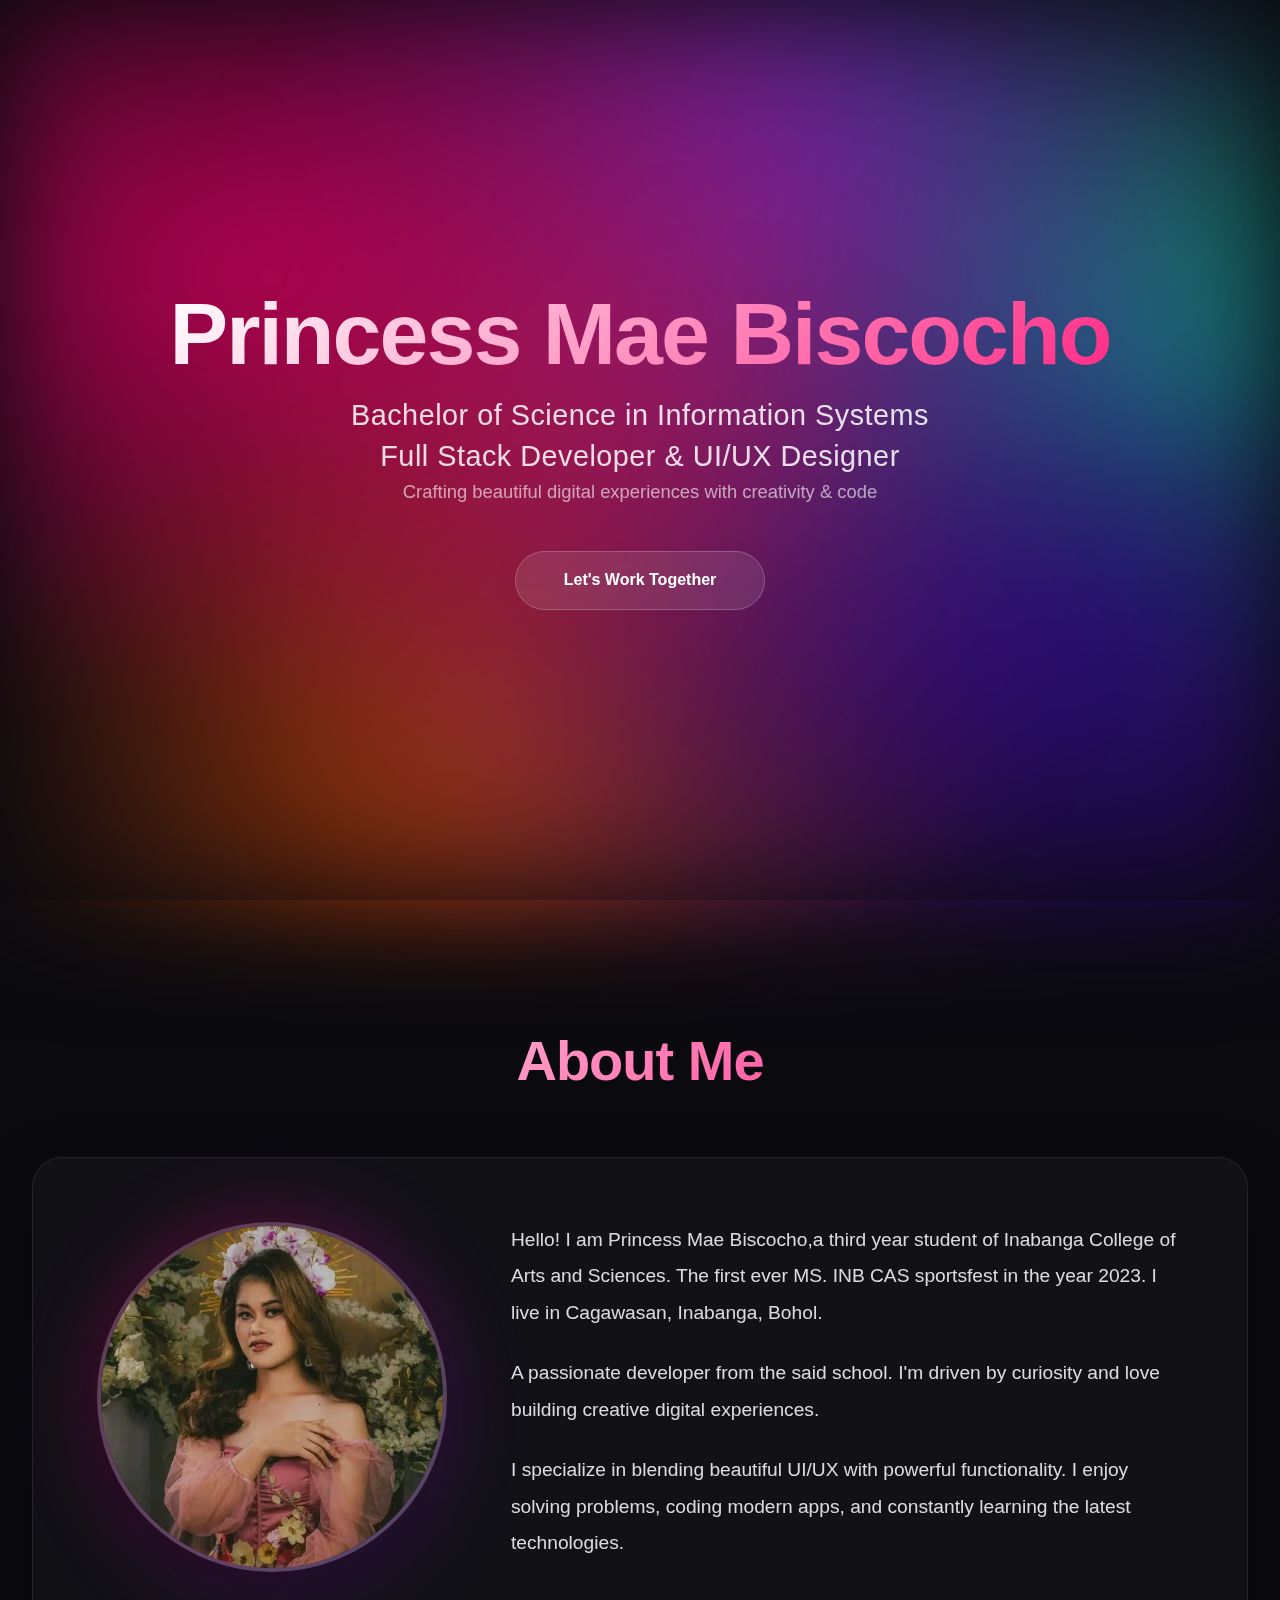
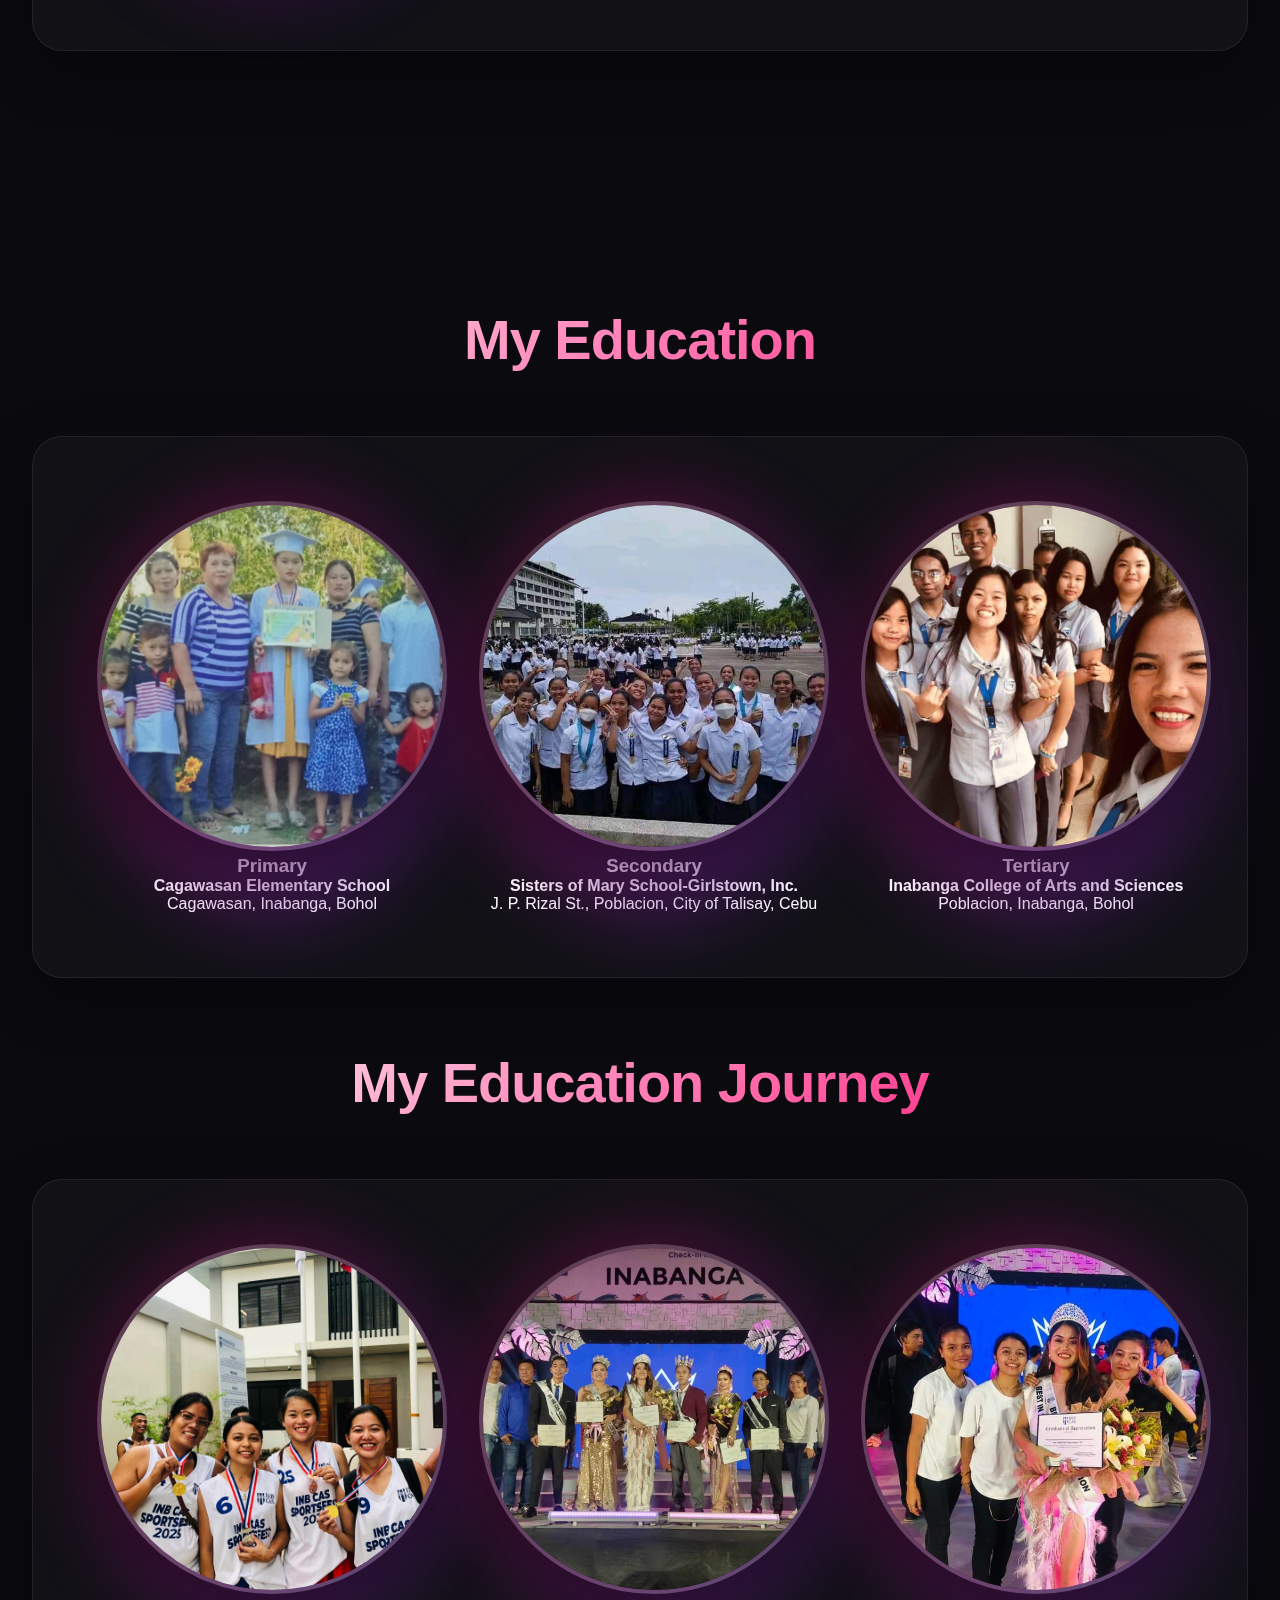
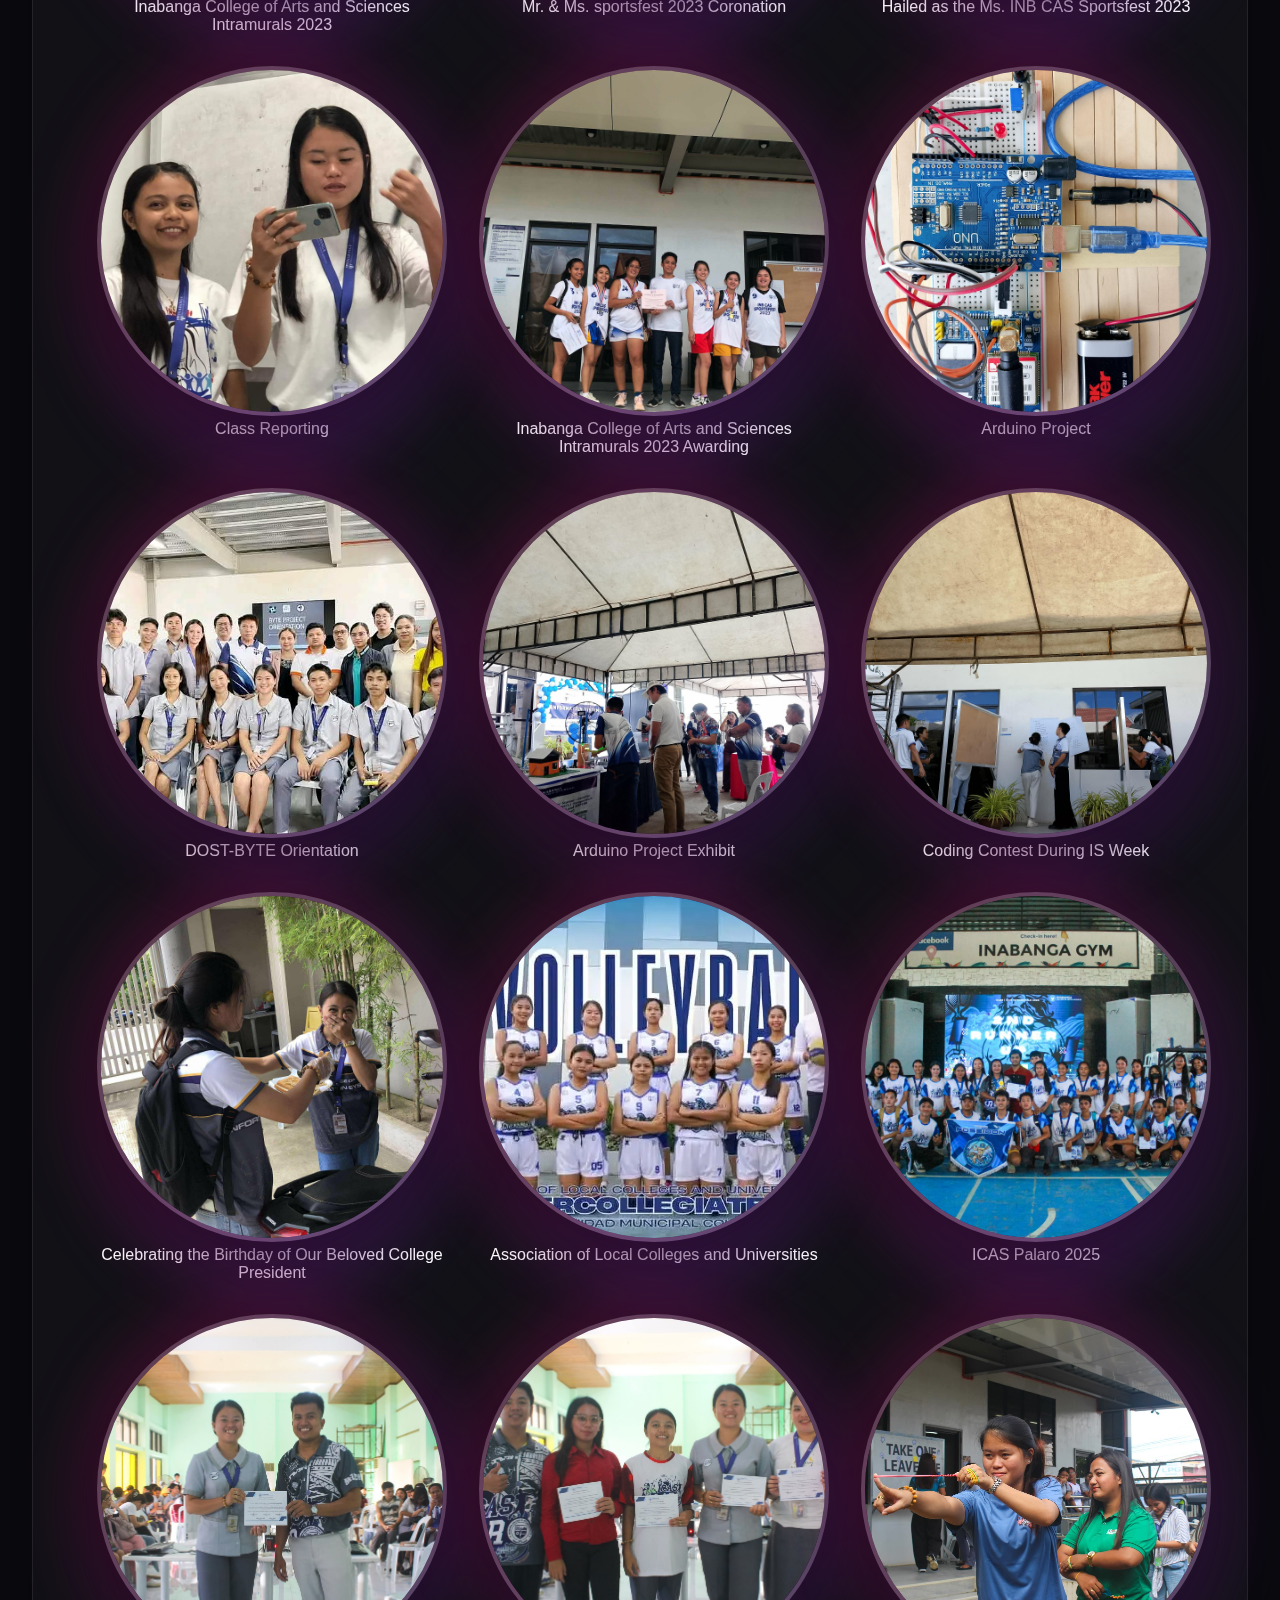
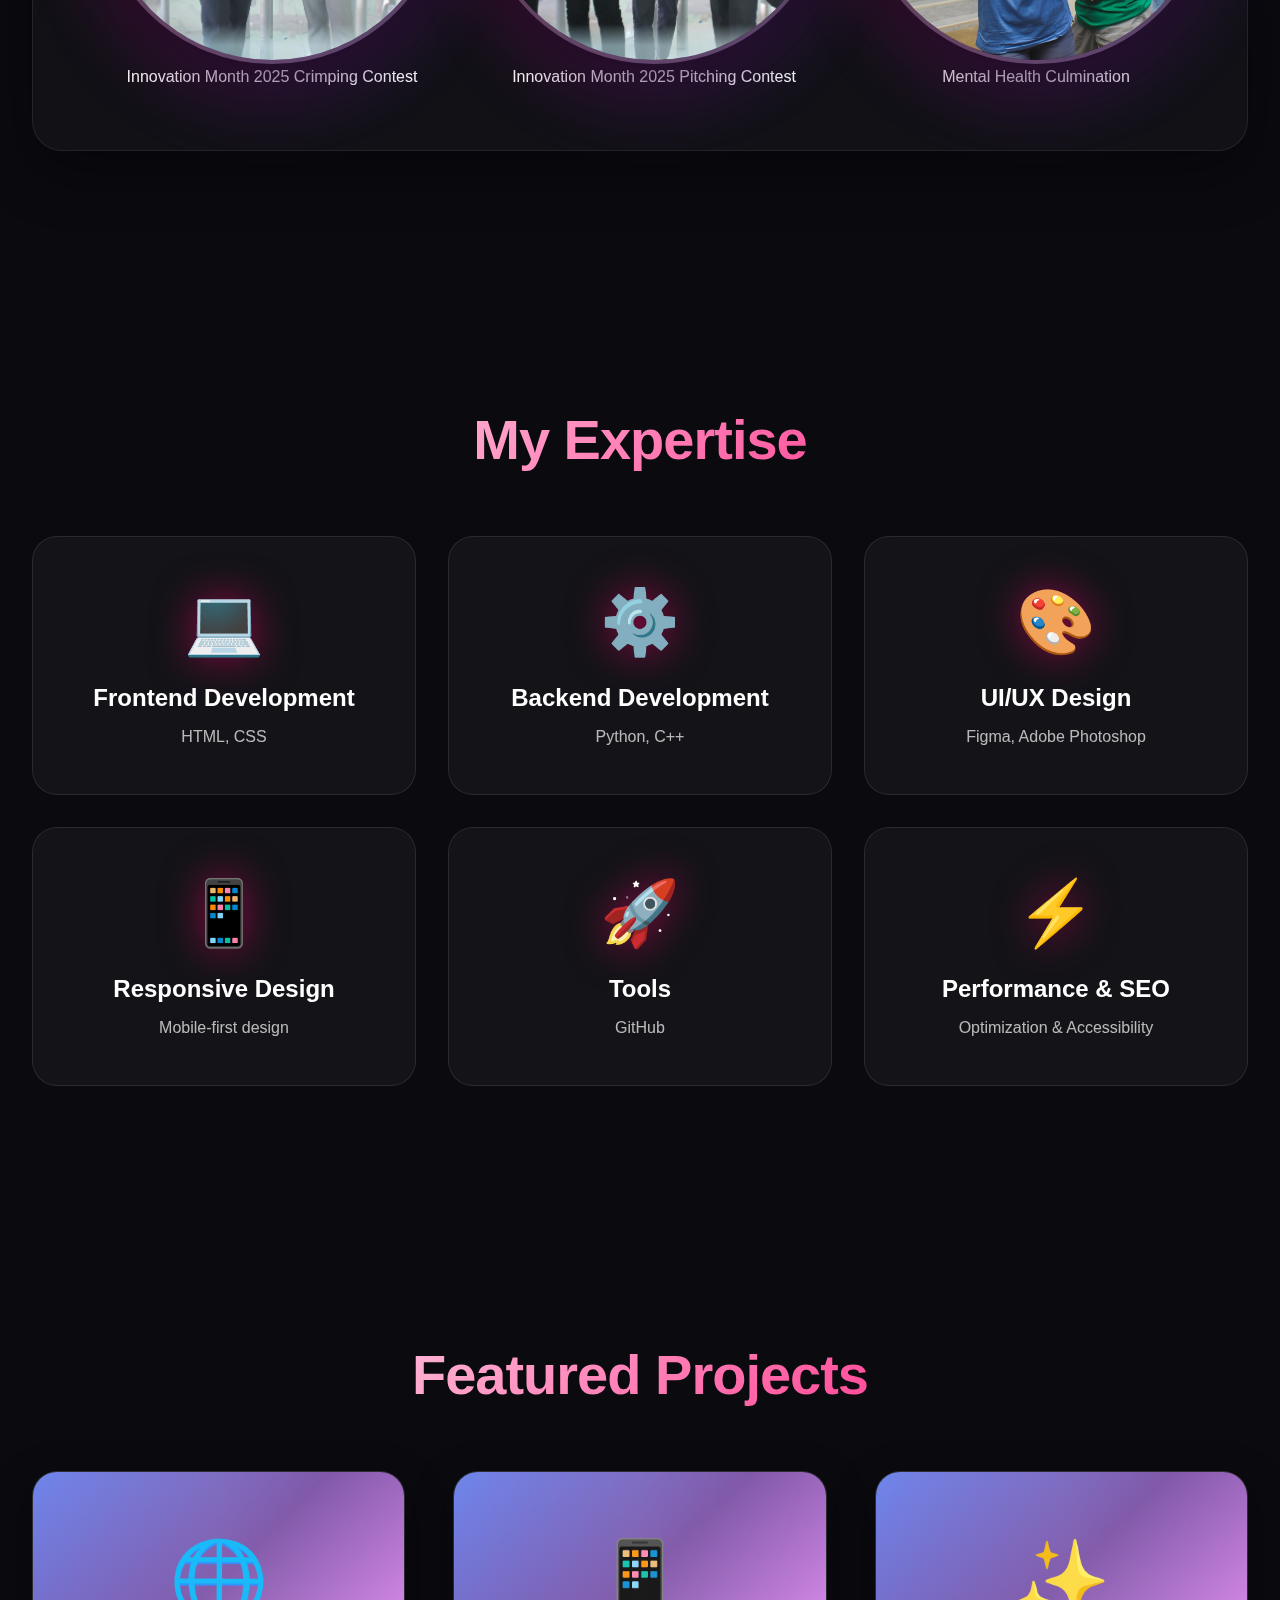
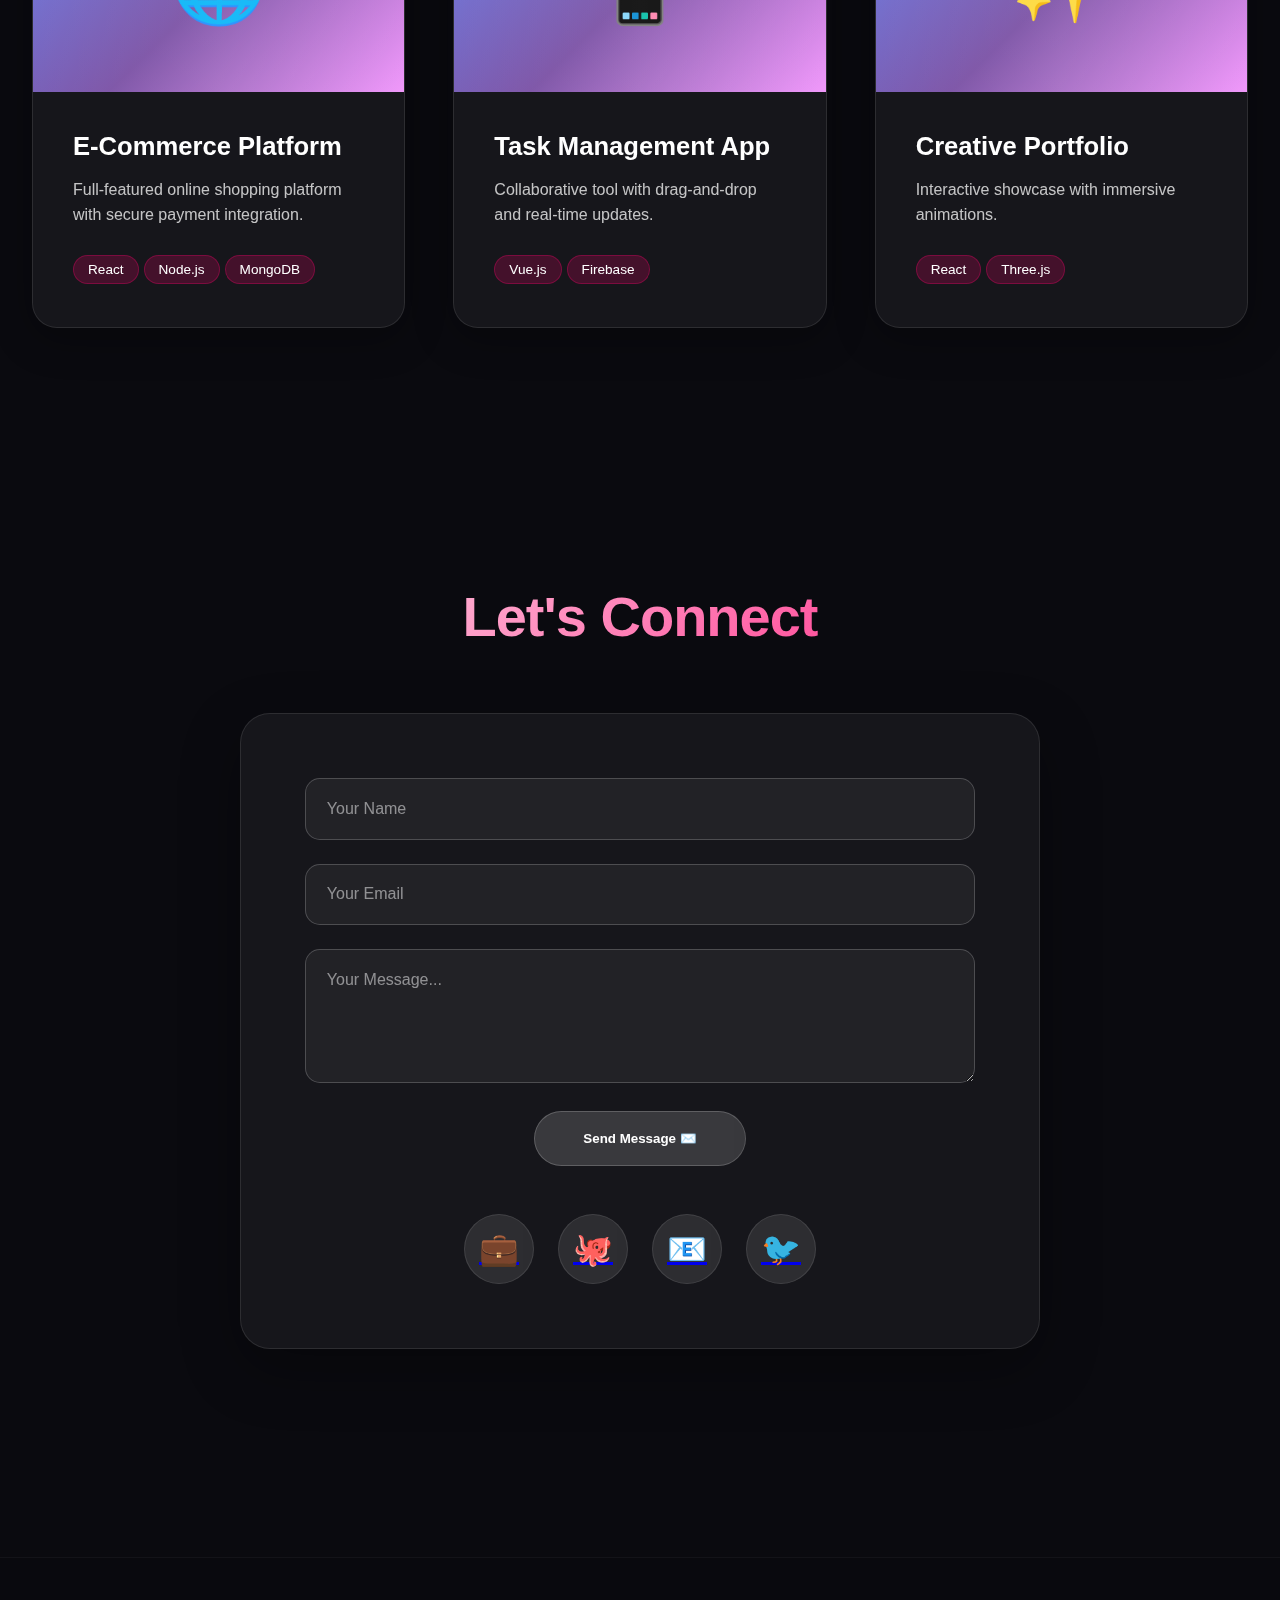
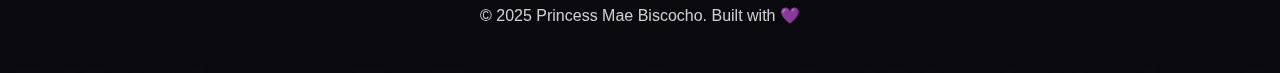
<file: index.html>
<!DOCTYPE html>
<html lang="en">
<head>
   <meta charset="UTF-8">
   <meta name="viewport" content="width=device-width, initial-scale=1.0">
   <title>Princess Mae Biscocho | Portfolio</title>


   <style>
       * {
           margin: 0;
           padding: 0;
           box-sizing: border-box;
       }


       body {
           font-family: "Inter", -apple-system, BlinkMacSystemFont, "Segoe UI", sans-serif;
           background: #0a0a0f;
           color: white;
           overflow-x: hidden;
       }


       /* ==========================
          🔥 Animated Background with Mesh Gradient
       ========================== */
       .bg-animation {
           position: fixed;
           top: 0;
           left: 0;
           width: 100%;
           height: 100%;
           z-index: -2;
           background:
               radial-gradient(at 20% 30%, #ff006e 0%, transparent 50%),
               radial-gradient(at 80% 70%, #3a0ca3 0%, transparent 50%),
               radial-gradient(at 40% 80%, #fb5607 0%, transparent 50%),
               radial-gradient(at 60% 20%, #8338ec 0%, transparent 50%),
               radial-gradient(at 90% 40%, #06ffa5 0%, transparent 50%);
           background-color: #0a0a0f;
           animation: meshMove 20s ease infinite;
           filter: blur(60px);
       }


       @keyframes meshMove {
           0%, 100% { opacity: 0.6; }
           50% { opacity: 0.8; }
       }


       /* Glassmorphism overlay */
       .glass-overlay {
           position: fixed;
           top: 0;
           left: 0;
           width: 100%;
           height: 100%;
           background: rgba(10,10,15,0.3);
           backdrop-filter: blur(2px);
           z-index: -1;
       }


       /* Enhanced Particles */
       .particle {
           position: fixed;
           border-radius: 50%;
           pointer-events: none;
           z-index: -1;
           animation: rise linear infinite;
       }


       .particle::before {
           content: "";
           position: absolute;
           top: 0;
           left: 0;
           width: 100%;
           height: 100%;
           background: radial-gradient(circle, rgba(255,255,255,0.8) 0%, transparent 70%);
           border-radius: 50%;
           filter: blur(3px);
       }


       @keyframes rise {
           0% { transform: translateY(100vh) translateX(0) scale(0); opacity: 0; }
           10% { opacity: 1; }
           90% { opacity: 0.8; }
           100% { transform: translateY(-100vh) translateX(50px) scale(1.2); opacity: 0; }
       }


       /* ==========================
          🔥 Scroll Progress Bar
       ========================== */
       #scrollBar {
           position: fixed;
           top: 0;
           left: 0;
           width: 0%;
           height: 3px;
           background: linear-gradient(90deg, #ff006e, #8338ec, #06ffa5);
           z-index: 5000;
           box-shadow: 0 0 20px rgba(255,0,110,0.8), 0 0 40px rgba(131,56,236,0.6);
       }


       /* ==========================
          🔥 Navigation Bar with Glassmorphism
       ========================== */
       nav {
           position: fixed;
           top: 20px;
           left: 50%;
           transform: translateX(-50%);
           background: rgba(255,255,255,0.05);
           backdrop-filter: blur(20px) saturate(180%);
           padding: 0.8rem 2rem;
           border-radius: 50px;
           z-index: 1000;
           border: 1px solid rgba(255,255,255,0.1);
           box-shadow: 0 8px 32px rgba(0,0,0,0.3);
           animation: navFade 1s ease forwards;
           opacity: 0;
       }


       @keyframes navFade {
           from { opacity: 0; transform: translateX(-50%) translateY(-30px); }
           to { opacity: 1; transform: translateX(-50%) translateY(0); }
       }


       nav ul {
           list-style: none;
           display: flex;
           gap: 0.5rem;
       }


       nav a {
           color: rgba(255,255,255,0.9);
           text-decoration: none;
           padding: 0.6rem 1.5rem;
           font-weight: 500;
           font-size: 0.95rem;
           position: relative;
           transition: all 0.3s ease;
           border-radius: 25px;
           letter-spacing: 0.3px;
       }


       nav a:hover {
           color: white;
           background: rgba(255,255,255,0.1);
       }


       nav a.active {
           background: linear-gradient(135deg, #ff006e, #8338ec);
           color: white;
       }


       /* ==========================
          🔥 Hero Section
       ========================== */
       .hero {
           height: 100vh;
           display: flex;
           justify-content: center;
           align-items: center;
           text-align: center;
           position: relative;
       }


       .hero::before {
           content: "";
           position: absolute;
           width: 800px;
           height: 800px;
           background: radial-gradient(circle, rgba(255,0,110,0.3), transparent 70%);
           top: 50%;
           left: 50%;
           transform: translate(-50%, -50%);
           filter: blur(120px);
           animation: heroGlow 8s ease-in-out infinite alternate;
       }


       @keyframes heroGlow {
           0% { transform: translate(-50%, -50%) scale(1); }
           100% { transform: translate(-50%, -50%) scale(1.2); }
       }


       .hero-content {
           position: relative;
           z-index: 10;
           transition: transform 0.15s ease-out;
       }


       .hero-content h1 {
           font-size: 5.5rem;
           font-weight: 800;
           background: linear-gradient(135deg, #fff 0%, #ff006e 40%, #8338ec 60%, #06ffa5 100%);
           background-size: 300% 300%;
           -webkit-background-clip: text;
           -webkit-text-fill-color: transparent;
           background-clip: text;
           animation: gradientFlow 8s ease infinite;
           margin-bottom: 1rem;
           letter-spacing: -2px;
           line-height: 1.1;
       }


       @keyframes gradientFlow {
           0%, 100% { background-position: 0% 50%; }
           50% { background-position: 100% 50%; }
       }


       .subtitle {
           font-size: 1.8rem;
           font-weight: 400;
           opacity: 0.85;
           margin-bottom: 0.5rem;
           letter-spacing: 0.5px;
       }


       .tagline {
           font-size: 1.15rem;
           opacity: 0.6;
           margin-bottom: 3rem;
           font-weight: 300;
       }


       /* Enhanced Glassmorphic Button */
       .btn {
           padding: 1.2rem 3rem;
           border-radius: 50px;
           font-weight: 600;
           text-decoration: none;
           color: white;
           background: rgba(255,255,255,0.1);
           backdrop-filter: blur(10px);
           border: 1px solid rgba(255,255,255,0.2);
           transition: all 0.3s ease;
           display: inline-block;
           position: relative;
           overflow: hidden;
       }


       .btn::before {
           content: "";
           position: absolute;
           top: 0;
           left: -100%;
           width: 100%;
           height: 100%;
           background: linear-gradient(90deg, transparent, rgba(255,255,255,0.2), transparent);
           transition: 0.5s;
       }


       .btn:hover::before {
           left: 100%;
       }


       .btn:hover {
           transform: translateY(-3px);
           box-shadow: 0 15px 40px rgba(255,0,110,0.4);
           background: linear-gradient(135deg, #ff006e, #8338ec);
           border-color: transparent;
       }


       /* ==========================
          🔥 Section Styling
       ========================== */
       section {
           padding: 8rem 2rem;
           position: relative;
           max-width: 1400px;
           margin: auto;
       }


       h2 {
           font-size: 3.5rem;
           text-align: center;
           margin-bottom: 4rem;
           font-weight: 800;
           background: linear-gradient(135deg, #fff, #ff006e, #8338ec);
           background-size: 200% 200%;
           -webkit-background-clip: text;
           -webkit-text-fill-color: transparent;
           background-clip: text;
           animation: titleGlow 6s infinite;
           letter-spacing: -1px;
       }


       @keyframes titleGlow {
           0%, 100% { background-position: 0% 50%; }
           50% { background-position: 100% 50%; }
       }


       /* ==========================
          🔥 About Section - Enhanced Card
       ========================== */
       .about-content {
           display: grid;
           grid-template-columns: 1fr 2fr;
           gap: 4rem;
           backdrop-filter: blur(20px);
           padding: 4rem;
           border-radius: 30px;
           background: rgba(255,255,255,0.03);
           border: 1px solid rgba(255,255,255,0.08);
           box-shadow: 0 20px 60px rgba(0,0,0,0.3);
           transition: transform 0.3s ease;
       }

       .abot-content {
           display: grid;
           grid-template-columns: repeat(3, 1fr); /* 3 photos in 1 row */
            gap: 2rem;
           backdrop-filter: blur(20px);
           padding: 4rem;
           border-radius: 30px;
           background: rgba(255,255,255,0.03);
           border: 1px solid rgba(255,255,255,0.08);
           box-shadow: 0 20px 60px rgba(0,0,0,0.3);
           transition: transform 0.3s ease;
       }


       .about-content:hover {
           transform: translateY(-5px);
       }


       .about-img {
           position: relative;
       }


       .about-img::before {
           content: "";
           position: absolute;
           width: 100%;
           height: 100%;
           background: linear-gradient(135deg, #ff006e, #8338ec);
           border-radius: 50%;
           filter: blur(40px);
           opacity: 0.4;
           animation: imgGlow 4s ease-in-out infinite alternate;
       }


       @keyframes imgGlow {
           0% { transform: scale(0.9); opacity: 0.3; }
           100% { transform: scale(1.1); opacity: 0.6; }
       }


       .about-img img {
           position: relative;
           width: 350px;
           height: 350px;
           border-radius: 50%;
           object-fit: cover;
           border: 4px solid rgba(255,255,255,0.2);
           box-shadow: 0 20px 60px rgba(0,0,0,0.5);
           transition: transform 0.3s ease;
       }


       .about-img img:hover {
           transform: scale(1.05);
       }


       .about-text {
           font-size: 1.2rem;
           opacity: 0.85;
           line-height: 1.9;
           font-weight: 300;
       }


       .about-text p {
           margin-bottom: 1.5rem;
       }


       /* ==========================
          🔥 Skills Section - Card Hover Effects
       ========================== */
       .skills-grid {
           display: grid;
           grid-template-columns: repeat(auto-fit, minmax(300px, 1fr));
           gap: 2rem;
           margin-top: 2rem;
       }


       .skill-card {
           text-align: center;
           padding: 3rem 2rem;
           background: rgba(255,255,255,0.04);
           backdrop-filter: blur(10px);
           border-radius: 25px;
           border: 1px solid rgba(255,255,255,0.1);
           transition: all 0.4s cubic-bezier(0.175, 0.885, 0.32, 1.275);
           position: relative;
           overflow: hidden;
       }


       .skill-card::before {
           content: "";
           position: absolute;
           top: 0;
           left: -100%;
           width: 100%;
           height: 100%;
           background: linear-gradient(90deg, transparent, rgba(255,255,255,0.1), transparent);
           transition: 0.6s;
       }


       .skill-card:hover::before {
           left: 100%;
       }


       .skill-card:hover {
           transform: translateY(-15px) scale(1.03);
           box-shadow: 0 25px 70px rgba(255,0,110,0.3);
           background: rgba(255,255,255,0.08);
           border-color: rgba(255,0,110,0.5);
       }


       .skill-icon {
           font-size: 4rem;
           margin-bottom: 1.5rem;
           filter: drop-shadow(0 0 20px rgba(255,0,110,0.5));
           transition: transform 0.3s ease;
       }


       .skill-card:hover .skill-icon {
           transform: scale(1.2) rotateY(180deg);
       }


       .skill-card h3 {
           font-size: 1.5rem;
           margin-bottom: 1rem;
           font-weight: 600;
       }


       .skill-card p {
           opacity: 0.7;
           font-size: 1rem;
       }


       /* ==========================
          🔥 Projects Section - 3D Cards
       ========================== */
       .projects-grid {
           display: grid;
           grid-template-columns: repeat(auto-fit, minmax(350px, 1fr));
           gap: 3rem;
           margin-top: 2rem;
       }


       .project-card {
           background: rgba(255,255,255,0.05);
           backdrop-filter: blur(10px);
           border-radius: 25px;
           overflow: hidden;
           border: 1px solid rgba(255,255,255,0.1);
           transition: all 0.4s ease;
           position: relative;
           box-shadow: 0 10px 40px rgba(0,0,0,0.3);
       }


       .project-card::before {
           content: "";
           position: absolute;
           top: 0;
           left: 0;
           width: 100%;
           height: 100%;
           background: linear-gradient(135deg, rgba(255,0,110,0.1), rgba(131,56,236,0.1));
           opacity: 0;
           transition: 0.4s;
       }


       .project-card:hover::before {
           opacity: 1;
       }


       .project-card:hover {
           transform: translateY(-10px);
           box-shadow: 0 30px 70px rgba(255,0,110,0.4);
           border-color: rgba(255,0,110,0.5);
       }


       .project-img {
           height: 220px;
           display: flex;
           justify-content: center;
           align-items: center;
           font-size: 5rem;
           background: linear-gradient(135deg, #667eea 0%, #764ba2 50%, #f093fb 100%);
           position: relative;
           overflow: hidden;
       }


       .project-img::before {
           content: "";
           position: absolute;
           top: -50%;
           left: -50%;
           width: 200%;
           height: 200%;
           background: linear-gradient(45deg, transparent, rgba(255,255,255,0.1), transparent);
           transform: rotate(45deg);
           animation: shimmer 3s infinite;
       }
       /* Floating Image Animation */
        @keyframes floatImage {
            0% { transform: translateY(0px); }
            50% { transform: translateY(-20px); }
            100% { transform: translateY(0px); }
        }

        .about-img img {
            animation: floatImage 4s ease-in-out infinite;
        }



       @keyframes shimmer {
           0% { transform: translateX(-100%) translateY(-100%) rotate(45deg); }
           100% { transform: translateX(100%) translateY(100%) rotate(45deg); }
       }


       .project-info {
           padding: 2.5rem;
           position: relative;
           z-index: 1;
       }


       .project-info h3 {
           font-size: 1.6rem;
           margin-bottom: 1rem;
           font-weight: 600;
       }


       .project-info p {
           opacity: 0.75;
           line-height: 1.6;
           margin-bottom: 1.5rem;
       }


       .tag {
           display: inline-block;
           margin: 3px 5px 3px 0;
           background: rgba(255,0,110,0.2);
           padding: 6px 14px;
           border-radius: 15px;
           font-size: 0.85rem;
           border: 1px solid rgba(255,0,110,0.3);
           transition: 0.3s;
       }


       .tag:hover {
           background: rgba(255,0,110,0.4);
           transform: translateY(-2px);
       }


       /* ==========================
          🔥 Contact Section - Enhanced Form
       ========================== */
       .contact-content {
           background: rgba(255,255,255,0.05);
           backdrop-filter: blur(20px);
           padding: 4rem;
           border-radius: 30px;
           border: 1px solid rgba(255,255,255,0.1);
           max-width: 800px;
           margin: auto;
           box-shadow: 0 20px 60px rgba(0,0,0,0.3);
       }


       .contact-form input,
       .contact-form textarea {
           width: 100%;
           padding: 1.3rem;
           margin-bottom: 1.5rem;
           border-radius: 15px;
           background: rgba(255,255,255,0.05);
           border: 1px solid rgba(255,255,255,0.2);
           color: white;
           font-size: 1rem;
           transition: all 0.3s ease;
           font-family: inherit;
       }


       .contact-form input:focus,
       .contact-form textarea:focus {
           outline: none;
           border-color: #ff006e;
           background: rgba(255,255,255,0.08);
           box-shadow: 0 0 20px rgba(255,0,110,0.3);
       }


       .contact-form input::placeholder,
       .contact-form textarea::placeholder {
           color: rgba(255,255,255,0.5);
       }


       .social-links {
           display: flex;
           justify-content: center;
           gap: 1.5rem;
           margin-top: 3rem;
       }


       .social-links a {
           width: 70px;
           height: 70px;
           display: flex;
           align-items: center;
           justify-content: center;
           border-radius: 50%;
           background: rgba(255,255,255,0.05);
           backdrop-filter: blur(10px);
           border: 1px solid rgba(255,255,255,0.1);
           font-size: 2rem;
           transition: all 0.3s ease;
       }


       .social-links a:hover {
           transform: translateY(-8px) rotate(5deg);
           box-shadow: 0 15px 40px rgba(255,0,110,0.5);
           background: linear-gradient(135deg, #ff006e, #8338ec);
           border-color: transparent;
       }


       footer {
           padding: 3rem;
           text-align: center;
           margin-top: 5rem;
           background: rgba(10,10,15,0.8);
           backdrop-filter: blur(10px);
           border-top: 1px solid rgba(255,255,255,0.05);
           font-weight: 300;
           opacity: 0.8;
       }


       /* Responsive */
       @media (max-width: 900px) {
           .about-content {
               grid-template-columns: 1fr;
               text-align: center;
           }


           .hero-content h1 {
               font-size: 3.5rem;
           }


           nav {
               padding: 0.6rem 1rem;
           }


           nav ul {
               gap: 0.3rem;
           }


           nav a {
               padding: 0.5rem 1rem;
               font-size: 0.85rem;
           }
       }
   </style>
</head>


<body>


<!-- Scroll Progress Bar -->
<div id="scrollBar"></div>


<div class="bg-animation"></div>
<div class="glass-overlay"></div>


<!-- NAVIGATION -->
<nav>
   <ul>
       <li><a href="#home" class="active">Home</a></li>
       <li><a href="#about">About</a></li>
       <li><a href="#education">Education</a></li>
       <li><a href="#skills">Skills</a></li>
       <li><a href="#projects">Projects</a></li>
       <li><a href="#contact">Contact</a></li>
   </ul>
</nav>


<!-- HERO -->
<section class="hero" id="home">
   <div class="hero-content">
       <h1>Princess Mae Biscocho</h1>
     
       <p class="subtitle">Bachelor of Science in Information Systems</p>
       <p class="subtitle">Full Stack Developer & UI/UX Designer</p>
       <p class="tagline">Crafting beautiful digital experiences with creativity & code</p>


       <a href="#contact" class="btn">Let's Work Together</a>
   </div>
</section>


<!-- ABOUT -->
<section id="about">
   <h2>About Me</h2>


   <div class="about-content">
       <div class="about-img">
           <img src="22(1).jpg" >
       </div>


       <div class="about-text">
           <p>Hello! I am Princess Mae Biscocho,a third year student of Inabanga College of Arts and Sciences. The first ever MS. INB CAS sportsfest in the year 2023. I live in Cagawasan, Inabanga, Bohol. </p>
           <p> A passionate developer from the said school. I'm driven by curiosity and love building creative digital experiences.</p>
           <p>I specialize in blending beautiful UI/UX with powerful functionality. I enjoy solving problems, coding modern apps, and constantly learning the latest technologies.</p>
       </div>
   </div>
</section>

<!-- ABOUT -->
<section id="education">
   <h2>My Education</h2>


   <div class="abot-content">
       <div class="about-img">
           <img src="13.jpeg" >
           <h3><center>Primary</center></h3>
           <h4><center>Cagawasan Elementary School</center></h4>
           <p><center>Cagawasan, Inabanga, Bohol</center></p>
       </div>
       <div class="about-img">
           <img src="1.jpeg" >
           <h3><center>Secondary</center></h3>
           <h4><center>Sisters of Mary School-Girlstown, Inc.</center></h4>
           <p><center>J. P. Rizal St., Poblacion, City of Talisay, Cebu</center></p>
       </div>
       <div class="about-img">
           <img src="7.jpeg" >
           <h3><center>Tertiary</center></h3>
           <h4><center>Inabanga College of Arts and Sciences</center></h4>
           <p><center>Poblacion, Inabanga, Bohol</center></p>
       </div>     
   </div>
<br>
<br>
<br>
<br>
   <h2>My Education Journey</h2>


   <div class="abot-content">
       <div class="about-img">
           <img src="2.jpeg" >
           <p><center>Inabanga College of Arts and Sciences Intramurals 2023</center></p>
       </div>
       <div class="about-img">
           <img src="3.jpeg" >
           <p><center>Mr. & Ms. sportsfest 2023 Coronation</center></p>
       </div>
       <div class="about-img">
           <img src="4.jpeg" >
           <p><center>Hailed as the Ms. INB CAS Sportsfest 2023</center></p>
       </div>   
       <div class="about-img">
           <img src="5.jpeg" >
           <p><center>Class Reporting</center></p>
       </div>   
       <div class="about-img">
           <img src="6.jpeg" >
           <p><center>Inabanga College of Arts and Sciences Intramurals 2023 Awarding</center></p>
       </div> 
       <div class="about-img">
           <img src="8.jpeg" >
           <p><center>Arduino Project</center></p>
       </div> 
       <div class="about-img">
           <img src="9.jpeg" >
           <p><center>DOST-BYTE Orientation</center></p>
       </div> 
       <div class="about-img">
           <img src="10.jpeg" >
           <p><center>Arduino Project Exhibit</center></p>
       </div> 
       <div class="about-img">
           <img src="11.jpeg" >
           <p><center>Coding Contest During IS Week</center></p>
       </div> 
       <div class="about-img">
           <img src="12.jpeg" >
           <p><center>Celebrating the Birthday of Our Beloved College President</center></p>
       </div> 
       <div class="about-img">
           <img src="16.jpg" >
           <p><center>Association of Local Colleges and Universities </center></p>
       </div> 
       <div class="about-img">
           <img src="18.jpg" >
           <p><center>ICAS Palaro 2025</center></p>
       </div> 
       <div class="about-img">
           <img src="19.jpg" >
           <p><center>Innovation Month 2025 Crimping Contest</center></p>
       </div> 
       <div class="about-img">
           <img src="20.jpg" >
           <p><center>Innovation Month 2025 Pitching Contest</center></p>
       </div> 
       <div class="about-img">
           <img src="21.jpg" >
           <p><center>Mental Health Culmination</center></p>
       </div> 
       
       
       
   </div>
</section>


<!-- SKILLS -->
<section id="skills">
   <h2>My Expertise</h2>


   <div class="skills-grid">
       <div class="skill-card">
           <div class="skill-icon">💻</div>
           <h3>Frontend Development</h3>
           <p>HTML, CSS</p>
       </div>


       <div class="skill-card">
           <div class="skill-icon">⚙️</div>
           <h3>Backend Development</h3>
           <p>Python, C++</p>
       </div>


       <div class="skill-card">
           <div class="skill-icon">🎨</div>
           <h3>UI/UX Design</h3>
           <p>Figma, Adobe Photoshop</p>
       </div>


       <div class="skill-card">
           <div class="skill-icon">📱</div>
           <h3>Responsive Design</h3>
           <p>Mobile-first design</p>
       </div>


       <div class="skill-card">
           <div class="skill-icon">🚀</div>
           <h3>Tools</h3>
           <p>GitHub</p>
       </div>


       <div class="skill-card">
           <div class="skill-icon">⚡</div>
           <h3>Performance & SEO</h3>
           <p>Optimization & Accessibility</p>
       </div>
   </div>
</section>


<!-- PROJECTS -->
<section id="projects">
   <h2>Featured Projects</h2>


   <div class="projects-grid">
       <div class="project-card">
           <div class="project-img">🌐</div>
           <div class="project-info">
               <h3>E-Commerce Platform</h3>
               <p>Full-featured online shopping platform with secure payment integration.</p>
               <span class="tag">React</span><span class="tag">Node.js</span><span class="tag">MongoDB</span>
           </div>
       </div>


       <div class="project-card">
           <div class="project-img">📱</div>
           <div class="project-info">
               <h3>Task Management App</h3>
               <p>Collaborative tool with drag-and-drop and real-time updates.</p>
               <span class="tag">Vue.js</span><span class="tag">Firebase</span>
           </div>
       </div>


       <div class="project-card">
           <div class="project-img">✨</div>
           <div class="project-info">
               <h3>Creative Portfolio</h3>
               <p>Interactive showcase with immersive animations.</p>
               <span class="tag">React</span><span class="tag">Three.js</span>
           </div>
       </div>
   </div>
</section>


<!-- CONTACT -->
<section id="contact">
   <h2>Let's Connect</h2>


   <div class="contact-content">
       <form class="contact-form">
           <input type="text" placeholder="Your Name" required>
           <input type="email" placeholder="Your Email" required>
           <textarea rows="5" placeholder="Your Message..." required></textarea>
           <center><button type="submit" class="btn">Send Message ✉️</button></center>
       </form>


       <div class="social-links">
           <a href="#">💼</a>
           <a href="#">🐙</a>
           <a href="#">📧</a>
           <a href="#">🐦</a>
       </div>
   </div>
</section>


<footer>
   <p>&copy; 2025 Princess Mae Biscocho. Built with 💜</p>
</footer>


<script>
/* Hero Parallax Movement */
document.addEventListener("mousemove", (e) => {
    const moveX = (e.clientX - window.innerWidth / 2) * 0.01;
    const moveY = (e.clientY - window.innerHeight / 2) * 0.01;
    document.querySelector(".hero-content").style.transform =
        `translate(${moveX}px, ${moveY}px)`;
});


/* Enhanced Floating Particles */
function createParticles() {
    const particleCount = 40;
    for (let i = 0; i < particleCount; i++) {
        const particle = document.createElement("div");
        particle.className = "particle";
        particle.style.left = Math.random() * 100 + "%";
        particle.style.width = particle.style.height = Math.random() * 4 + 2 + "px";
        particle.style.animationDuration = Math.random() * 15 + 10 + "s";
        particle.style.animationDelay = Math.random() * 5 + "s";
        document.body.appendChild(particle);
    }
}
createParticles();


/* Scroll Progress Bar */
window.addEventListener("scroll", () => {
    const max = document.body.scrollHeight - window.innerHeight;
    const progress = (window.scrollY / max) * 100;
    document.getElementById("scrollBar").style.width = progress + "%";
});


/* Smooth Scroll with Active Nav */
document.querySelectorAll('a[href^="#"]').forEach((anchor) => {
    anchor.addEventListener("click", function (e) {
        e.preventDefault();
       
        // Remove active class from all links
        document.querySelectorAll('nav a').forEach(link => link.classList.remove('active'));
        // Add active class to clicked link
        this.classList.add('active');
       
        document.querySelector(this.getAttribute("href")).scrollIntoView({
            behavior: "smooth",
        });
    });
});


/* Update Active Nav on Scroll */
window.addEventListener('scroll', () => {
    let current = '';
    document.querySelectorAll('section').forEach(section => {
        const sectionTop = section.offsetTop;
        if (scrollY >= sectionTop - 200) {
            current = section.getAttribute('id');
        }
    });


    document.querySelectorAll('nav a').forEach(link => {
        link.classList.remove('active');
        if (link.getAttribute('href') === `#${current}`) {
            link.classList.add('active');
        }
    });
});


/* Form Submission */
document.querySelector('.contact-form').addEventListener('submit', function(e){
    e.preventDefault();
    alert("Thank you for your message! 🌟");
    this.reset();
});
</script>


</body>
</html>
</file>
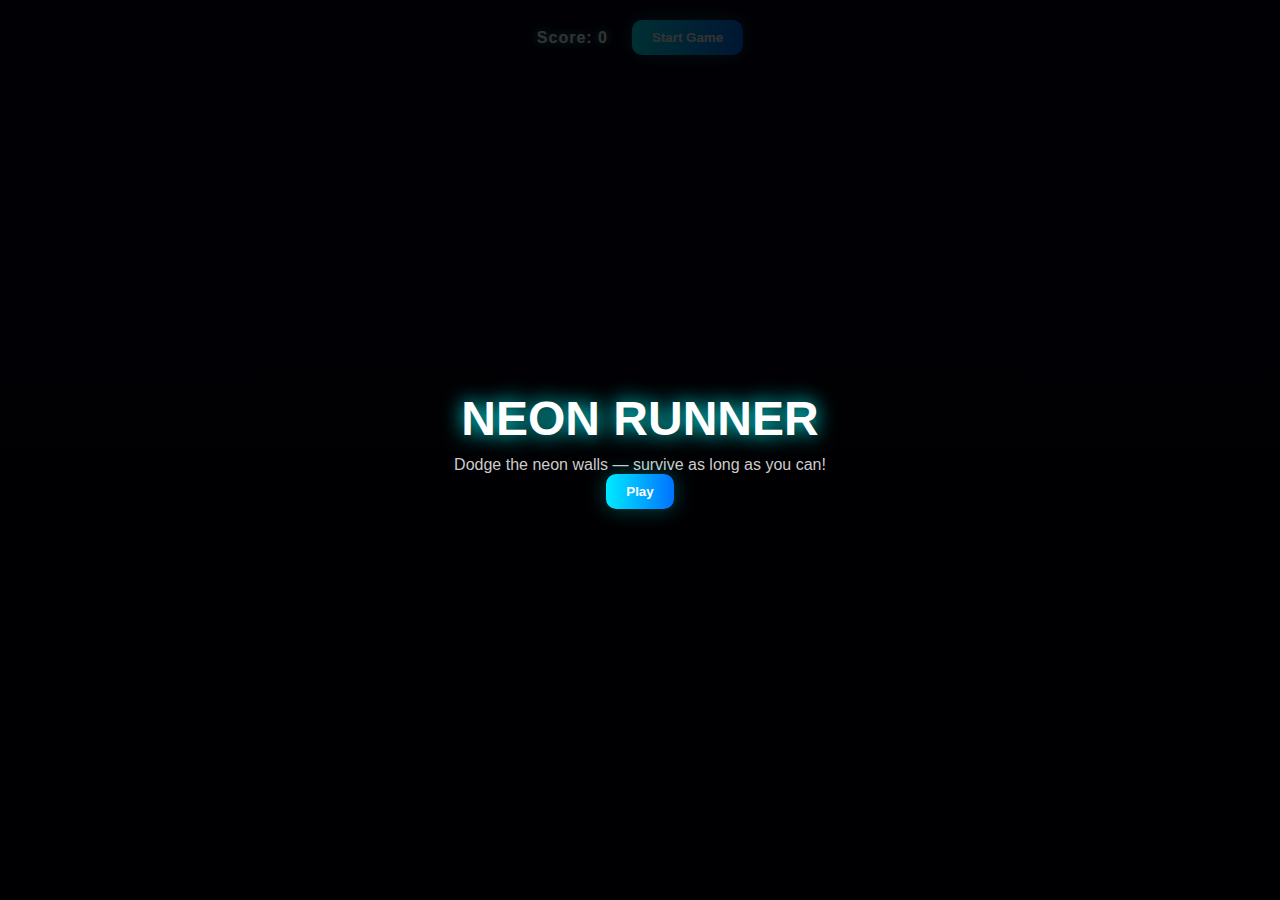
<file: games.html>
<!doctype html>
<html lang="en">
<head>
  <meta charset="utf-8" />
  <meta name="viewport" content="width=device-width,initial-scale=1" />
  <title>Neon Runner — Cyber Arcade Game</title>
  <style>
    *{box-sizing:border-box;margin:0;padding:0}
    html,body{height:100%;overflow:hidden;font-family:'Poppins',sans-serif;background:radial-gradient(circle at center,#0a0022 0%,#020009 100%);}
    #gameCanvas{display:block;width:100vw;height:100vh;background:linear-gradient(180deg,#090016 0%,#000010 100%);} 
    #ui{
      position:absolute;top:20px;left:50%;transform:translateX(-50%);
      display:flex;align-items:center;gap:24px;z-index:10;color:#fff;
      font-weight:600;letter-spacing:1px;text-shadow:0 0 10px #0ff;
    }
    .btn{
      background:linear-gradient(90deg,#00eaff,#0072ff);
      border:none;border-radius:10px;padding:10px 20px;
      color:white;cursor:pointer;font-weight:600;
      box-shadow:0 0 20px rgba(0,255,255,0.3);
      transition:0.3s;
    }
    .btn:hover{box-shadow:0 0 30px rgba(0,255,255,0.7)}
    .overlay{
      position:absolute;top:0;left:0;width:100%;height:100%;display:flex;align-items:center;justify-content:center;flex-direction:column;background:rgba(0,0,0,0.8);color:#fff;z-index:20;text-align:center;
    }
    .overlay h1{font-size:3rem;text-shadow:0 0 20px #0ff;}
    .overlay p{margin-top:10px;color:#ccc}
  </style>
</head>
<body>
  <canvas id="gameCanvas"></canvas>
  <div id="ui"><span>Score: <span id="score">0</span></span><button id="startBtn" class="btn">Start Game</button></div>
  <div id="overlay" class="overlay">
    <h1>NEON RUNNER</h1>
    <p>Dodge the neon walls — survive as long as you can!</p>
    <button id="playBtn" class="btn">Play</button>
  </div>
  <script>
  const canvas=document.getElementById('gameCanvas');
  const ctx=canvas.getContext('2d');
  let W,H;function resize(){W=canvas.width=window.innerWidth;H=canvas.height=window.innerHeight;}window.addEventListener('resize',resize);resize();
  
  const player={x:100,y:0,size:25,vy:0,gravity:0.6,jump:-10};
  const obstacles=[];let score=0,gameOver=true,speed=6;
  const scoreEl=document.getElementById('score');
  const overlay=document.getElementById('overlay');
  const playBtn=document.getElementById('playBtn');
  const startBtn=document.getElementById('startBtn');

  function reset(){obstacles.length=0;score=0;speed=6;player.y=H/2;player.vy=0;}

  function createObstacle(){
    const gap=180;const topHeight=Math.random()*(H-gap-100)+50;
    obstacles.push({x:W,y:0,w:60,h:topHeight,color:'#0ff'});
    obstacles.push({x:W,y:topHeight+gap,w:60,h:H-topHeight-gap,color:'#0ff'});
  }

  let frame=0;
  function update(){
    if(gameOver)return;
    frame++;
    player.vy+=player.gravity;player.y+=player.vy;
    if(player.y+player.size>H){player.y=H-player.size;player.vy=0;}
    if(player.y<0){player.y=0;player.vy=0;}

    if(frame%90===0)createObstacle();
    for(let o of obstacles){o.x-=speed;}
    if(obstacles.length>0 && obstacles[0].x+obstacles[0].w<0)obstacles.splice(0,2);

    for(let o of obstacles){
      if(player.x<o.x+o.w && player.x+player.size>o.x && player.y<o.y+o.h && player.y+player.size>o.y){endGame();}
    }
    score++;scoreEl.textContent=score;
  }

  function drawBackground(){
    const grad=ctx.createLinearGradient(0,0,0,H);
    grad.addColorStop(0,'#050012');grad.addColorStop(1,'#000');
    ctx.fillStyle=grad;ctx.fillRect(0,0,W,H);

    for(let i=0;i<80;i++){
      const x=(i*50+(Date.now()/20)%50)%W;
      const y=(i*20+(Date.now()/50)%20)%H;
      ctx.fillStyle='rgba(0,255,255,0.05)';
      ctx.fillRect(x,y,2,2);
    }
  }

  function draw(){
    ctx.clearRect(0,0,W,H);
    drawBackground();
    ctx.shadowBlur=20;ctx.shadowColor='#0ff';ctx.fillStyle='#0ff';
    ctx.fillRect(player.x,player.y,player.size,player.size);
    ctx.shadowBlur=0;
    for(let o of obstacles){ctx.fillStyle=o.color;ctx.fillRect(o.x,o.y,o.w,o.h);}  
  }

  function loop(){update();draw();if(!gameOver)requestAnimationFrame(loop);}

  function startGame(){
    gameOver=false;overlay.style.display='none';reset();loop();
  }

  function endGame(){
    gameOver=true;overlay.style.display='flex';overlay.querySelector('h1').textContent='GAME OVER';overlay.querySelector('p').textContent='Score: '+score;}

  window.addEventListener('keydown',e=>{if(e.code==='Space'){player.vy=player.jump;}});
  canvas.addEventListener('click',()=>{player.vy=player.jump;});
  playBtn.onclick=startGame;startBtn.onclick=()=>{if(gameOver)startGame();};
  </script>
</body>
</html>
</file>
